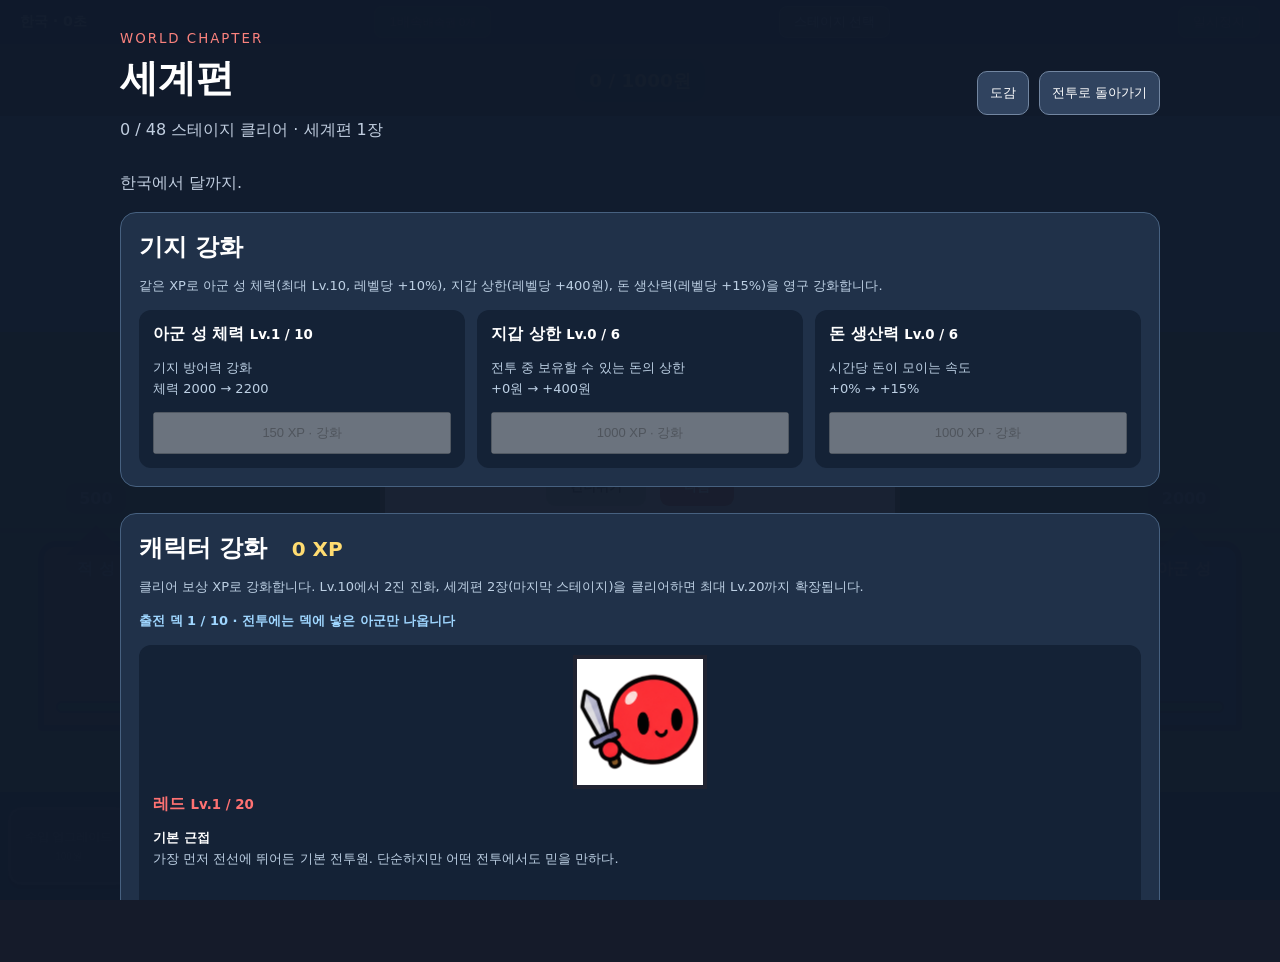
<file: index.html>
<!doctype html>
<html lang="ko">
<head><meta charset="utf-8"><meta name="viewport" content="width=device-width,initial-scale=1"><title>레드 · 세계편</title><meta http-equiv="refresh" content="0; url=red-battle-doge.html"></head>
<body><a href="red-battle-doge.html">레드 · 세계편 시작하기</a></body>
</html>
</file>
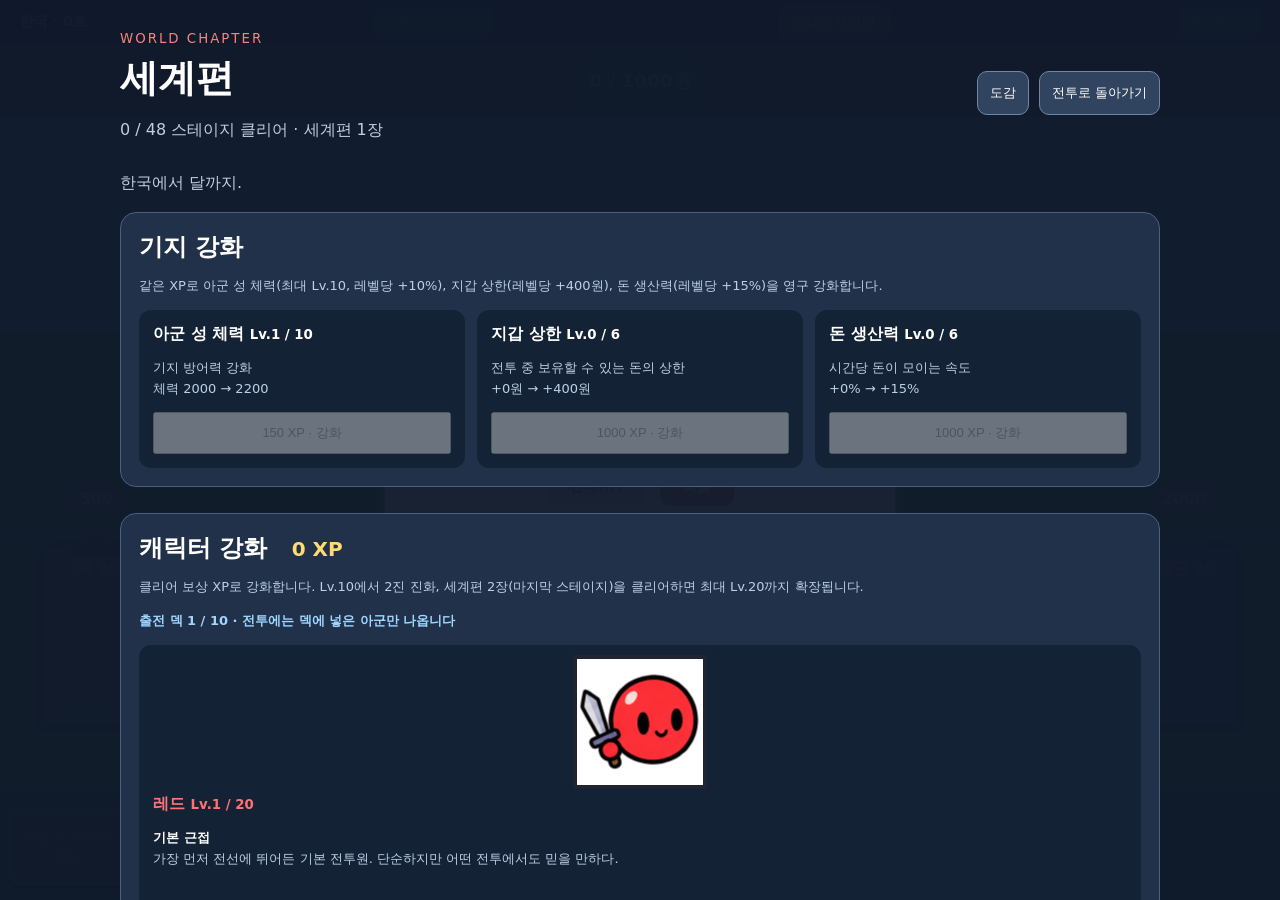
<file: red-battle-doge.html>
<!doctype html>
<html lang="ko">
<head><meta charset="utf-8"><meta name="viewport" content="width=device-width,initial-scale=1"><title>레드 · 세계편</title><link rel="stylesheet" href="style.css?v=19"></head>
<body>
<main id="game">
  <nav class="topline"><b id="timer">한국 · 0초</b><button id="speedBtn">1배속<small></small></button><button id="stagesBtn">스테이지 선택</button><button id="pauseBtn">일시정지</button></nav>
  <header class="hud"><div id="money">0원</div></header>
  <section id="field" aria-label="한국 전장"><div id="enemyBase" class="base enemy"><div id="enemyHp" class="base-hp">1000</div><b>적 성</b><span></span></div><div id="units"></div><div id="battleNotice" class="hidden" role="status"></div><div id="allyBase" class="base ally"><div id="allyHp" class="base-hp">2000</div><b>아군 성</b><span></span></div></section>
  <footer class="controls"><button id="incomeBtn" class="upgrade-btn">수입 업그레이드<br><small>100원</small></button><button id="spawnBtn" class="unit-btn"><i></i><strong>레드</strong><small>30원</small><em></em></button><button id="orangeBtn" class="unit-btn orange-btn"><i></i><strong>오렌지</strong><small>중국 클리어 시 해금</small><em></em></button><button id="yellowBtn" class="unit-btn yellow-btn"><i></i><strong>옐로우</strong><small>필리핀 클리어 시 해금</small><em></em></button><button id="greenBtn" class="unit-btn green-btn"><i></i><strong>그린</strong><small>일본 클리어 시 해금</small><em></em></button><button id="cyanBtn" class="unit-btn cyan-btn"><i></i><strong>시안</strong><small>클리어로 해금</small><em></em></button><button id="blueBtn" class="unit-btn blue-btn"><i></i><strong>블루</strong><small>클리어로 해금</small><em></em></button><button id="purpleBtn" class="unit-btn purple-btn"><i></i><strong>퍼플<span class="strong-icon btn-icon" title="엄청 강하다" aria-label="엄청 강하다"></span></strong><small>클리어로 해금</small><em></em></button><button id="pinkBtn" class="unit-btn pink-btn"><i></i><strong>핑크</strong><small>브라질 클리어 시 해금</small><em></em></button><button id="crimsonBtn" class="unit-btn crimson-btn"><i></i><strong>크림슨</strong><small>클리어로 해금</small><em></em></button><button id="goldBtn" class="unit-btn gold-btn"><i></i><strong>골드</strong><small>클리어로 해금</small><em></em></button><button id="ivoryBtn" class="unit-btn ivory-btn"><i></i><strong>아이보리<span class="slow-icon btn-icon" title="둔화" aria-label="둔화"></span></strong><small>클리어로 해금</small><em></em></button><button id="chartreuseBtn" class="unit-btn chartreuse-btn"><i></i><strong>샤르트뢰즈</strong><small>클리어로 해금</small><em></em></button><button id="mintBtn" class="unit-btn mint-btn"><i></i><strong>민트<span class="freeze-icon btn-icon" title="정지" aria-label="정지"></span></strong><small>클리어로 해금</small><em></em></button><button id="azureBtn" class="unit-btn azure-btn"><i></i><strong>애저</strong><small>클리어로 해금</small><em></em></button><button id="crystalBtn" class="unit-btn crystal-btn"><i></i><strong>크리스탈<span class="crit-icon btn-icon" title="치명타" aria-label="치명타"></span></strong><small>클리어로 해금</small><em></em></button><button id="lavenderBtn" class="unit-btn lavender-btn"><i></i><strong>라벤더<span class="weaken-icon btn-icon" title="약화" aria-label="약화"></span></strong><small>클리어로 해금</small><em></em></button><button id="salmonBtn" class="unit-btn salmon-btn"><i></i><strong>살몬<span class="pull-icon btn-icon" title="끌어오기" aria-label="끌어오기"></span></strong><small>클리어로 해금</small><em></em></button><button id="raspberryBtn" class="unit-btn raspberry-btn"><i></i><strong>라즈베리</strong><small>클리어로 해금</small><em></em></button></footer>
  <div id="tutorial" class="overlay"><div id="shade"></div><div class="speech"><small>첫 전투 가이드</small><p id="tutorialText"></p><button id="skipBtn">건너뛰기</button> <button id="nextBtn">다음</button></div></div>
  <div id="pauseNotice" class="hidden">일시정지 중</div>
  <div id="result" class="overlay hidden"><div class="result-card"><h1 id="resultTitle"></h1><p id="resultDetail"></p><button id="nextStageBtn">다음 스테이지</button> <button id="restartBtn">다시하기</button> <button id="resultStagesBtn">스테이지 선택</button></div></div>
<section id="stageMenu" class="overlay hidden"><div class="stage-panel"><div class="stage-heading"><div><small>WORLD CHAPTER</small><h1>세계편</h1><p id="progressText"></p></div><div class="stage-heading-actions"><button id="codexBtn">도감</button><button id="resumeBtn">전투로 돌아가기</button></div></div><p class="stage-intro">한국에서 달까지.</p><section class="training"><h2>기지 강화</h2><p>같은 XP로 아군 성 체력(최대 Lv.10, 레벨당 +10%), 지갑 상한(레벨당 +400원), 돈 생산력(레벨당 +15%)을 영구 강화합니다.</p><div id="baseGrid"></div></section><section class="training"><h2>캐릭터 강화 <small id="xpText"></small></h2><p>클리어 보상 XP로 강화합니다. Lv.10에서 2진 진화, 세계편 2장(마지막 스테이지)을 클리어하면 최대 Lv.20까지 확장됩니다.</p><p id="deckText"></p><div id="trainingGrid"></div><p id="lockedNote"></p><p id="saveWarning" role="status"></p></section><section class="training"><h2>스페셜 스테이지 · 광속 전사 <small id="speedText"></small></h2><p id="specialNote"></p><div id="specialGrid" class="special-grid"></div></section><div class="codex-tabs"><button id="chapter1Tab" class="codex-tab active">세계편 1장</button><button id="chapter2Tab" class="codex-tab">세계편 2장</button></div><p id="chapterNote" class="stage-intro"></p><div id="stageGrid"></div><p class="stage-note">스테이지 순서는 냥코 세계편 기준입니다. 적 종류는 세계편 1장 지역별 구성을 참고합니다. 출현 시간·보스 조건·전투 수치는 프로토타입 전용입니다. 진행도는 이 브라우저에 저장됩니다.</p></div></section>
<section id="codexMenu" class="overlay hidden"><div class="codex-panel"><div class="codex-heading"><h1>도감</h1><div class="codex-tabs"><button id="codexAllyTab" class="codex-tab active">아군 도감</button><button id="codexEnemyTab" class="codex-tab">적 도감</button></div><button id="codexCloseBtn">닫기</button></div><div class="codex-body"><div class="codex-preview"><div id="codexPreviewStage" class="codex-preview-stage"></div><button id="codexEvolveToggle" class="codex-evolve-toggle hidden">2진 진화 보기</button></div><div class="codex-info"><h2 id="codexName"></h2><p id="codexRole" class="codex-role"></p><p id="codexDesc" class="codex-desc"></p><dl id="codexStats" class="codex-stats"></dl></div></div><div id="codexGrid" class="codex-grid"></div></div></section>
</main><script src="game.js?v=35"></script>
</body></html>
</file>
<file: style.css>
*{box-sizing:border-box}body{margin:0;background:#151b2a;color:#fff;font-family:system-ui,sans-serif;overflow:hidden}#game{height:100vh;min-height:560px;background:#7ac7f1}.hud{height:12%;min-height:70px;display:flex;align-items:center;justify-content:space-around;background:#14213dcc;position:relative;z-index:4;font-weight:800}.hud div{padding:9px 14px;border-radius:12px;background:#0004}.hud #money{color:#ffe46b;font-size:1.15rem}#field{height:70%;position:relative;overflow:hidden;background:linear-gradient(#84cef3 0 32%,#8fca52 32% 100%)}#field:after{content:"";position:absolute;left:0;right:0;top:61%;height:5px;background:#7a9e40;box-shadow:0 14px #9dc45f}.base{position:absolute;bottom:9%;width:115px;height:190px;border:6px solid #5a3925;border-radius:18px 18px 4px 4px;z-index:2;display:flex;flex-direction:column;justify-content:space-between;align-items:center;padding:12px;background:#b77845}.base:before{content:"";position:absolute;top:-52px;border:30px solid transparent;border-bottom-color:#874d35}.base span{width:100%;height:12px;background:#35c85a;border:2px solid #222;border-radius:7px}.base-hp{position:absolute;top:-64px;left:50%;transform:translateX(-50%);padding:6px 14px;border-radius:10px;background:#0004;font-weight:800;white-space:nowrap;z-index:3}.enemy{left:3%}.ally{right:3%;background:#607fa7}.ally:before{border-bottom-color:#46678b}.unit{position:absolute;bottom:15%;width:42px;height:42px;border-radius:50%;z-index:3;transition:transform .12s;transform:scale(var(--sprite-scale,1));transform-origin:50% 100%}.red{background:#ed3d45;border:4px solid #9c1e29}.dog{background:#e9e5db;border:4px solid #635f57;border-radius:45% 45% 40% 40%}.dog:before,.dog:after{content:"";position:absolute;width:13px;height:18px;background:#635f57;top:-13px;border-radius:80% 20%}.dog:before{left:2px;transform:rotate(-28deg)}.dog:after{right:2px;transform:rotate(28deg)}.unit .bar{position:absolute;top:-13px;left:-5px;width:44px;height:6px;background:#411;border:1px solid #111}.unit .bar i{display:block;height:100%;background:#4be35c}.hit{transform:scale(1.26)!important}.controls{height:18%;min-height:100px;background:#172033;display:flex;justify-content:center;align-items:center;gap:25px;position:relative;z-index:4}.controls button{position:relative;width:190px;height:74px;border:3px solid #cdb86b;border-radius:14px;background:#314362;color:#fff;font-weight:800;cursor:pointer;box-shadow:0 4px #101522}.controls button:disabled{filter:grayscale(1) brightness(.55);cursor:not-allowed}.unit-btn i{display:inline-block;width:18px;height:18px;border-radius:50%;background:#e93642;vertical-align:middle;margin-right:5px}.unit-btn small,.upgrade-btn small{display:block;color:#ffe46b}.unit-btn em{display:none;position:absolute;inset:0;background:#0009;transform-origin:bottom}.overlay{position:absolute;inset:0;z-index:10;display:flex;align-items:center;justify-content:center}.hidden{display:none}.overlay #shade{position:absolute;inset:0;background:#0009}.speech{position:relative;width:min(520px,85%);padding:25px;background:#f8f1dc;color:#28221d;border:5px solid #835e35;border-radius:18px;font-size:1.25rem;text-align:center}.speech button,.result-card button{padding:10px 24px;border:0;border-radius:9px;background:#e86e44;color:white;font-weight:800;cursor:pointer}.result-card{text-align:center;padding:45px;background:#f8f1dc;color:#2c2730;border-radius:22px;border:6px solid #8b6439}.tutorial-target{z-index:12!important;outline:5px solid #ffe568;animation:pulse .8s infinite}@keyframes pulse{50%{outline-offset:8px}}@media(max-width:700px){.hud{font-size:.73rem;gap:3px}.hud div{padding:5px}.base{transform:scale(.72)}.controls{gap:8px}.controls button{width:45%;font-size:.75rem}}

/* Tutorial highlighting must escape ancestor stacking contexts. */
#tutorial { pointer-events:none; }
.speech { pointer-events:auto; }
#game.guiding .hud,#game.guiding .controls { z-index:auto; }
.tutorial-target { position:relative; box-shadow:0 0 0 9999px transparent; }
.base.tutorial-target { position:absolute; }
#result { background:#0009; pointer-events:auto; z-index:30; }
#game { height:100dvh; min-height:420px; display:flex; flex-direction:column; position:relative; }
body { overflow:auto; }
.topline { height:44px; flex-shrink:0; display:flex; align-items:center; justify-content:space-between; padding:0 20px; background:#101a2c; font-size:14px; }
.topline span { color:#b8c9dd; }
.topline button { background:#30445f; color:white; border:1px solid #657a93; border-radius:8px; padding:6px 14px; cursor:pointer; }
.topline button:disabled { opacity:.4; }
.hud { flex:0 0 72px; }
#field { flex:1; min-height:180px; height:auto; }
.controls { flex:0 0 106px; }
#pauseNotice { position:absolute; top:45%; left:50%; transform:translate(-50%,-50%); background:#132139ed; border:2px solid #9bb3cc; padding:18px 30px; border-radius:14px; z-index:8; }
.speech { box-shadow:0 10px 40px #0005; font-size:1rem; padding:20px; }
.speech small { color:#916339; font-weight:800; }
#skipBtn { background:#d8c9ab; color:#574935; margin-right:8px; }
@media(max-width:700px) { .topline {padding:0 10px;} .topline span {display:none;} .hud {flex-wrap:wrap; flex-basis:76px;} .hud div {min-width:43%; text-align:center;} .base {width:80px;height:140px;} .speech {max-width:360px;} .base-hp {top:-46px;font-size:.8rem;padding:4px 9px;} }
@media(max-height:500px) { .base {height:105px;} .speech {padding:10px;max-width:440px;} .speech p {margin:8px 0;} .hud {flex-basis:54px;min-height:54px;} .controls {flex-basis:84px;min-height:84px;} .base-hp {top:-34px;font-size:.72rem;padding:3px 7px;} }

/* Preserve source pixels; crop the supplied atlas with CSS, no redraw. */
.unit.dog {background:none;border:0;border-radius:0;width:42px;height:42px;}
.unit.dog::before,.unit.dog::after {content:none;}
.dog-sprite {position:absolute;width:50px;height:56px;left:-4px;bottom:0;background-image:url("assets/dog_atlas.png");background-repeat:no-repeat;image-rendering:pixelated;z-index:1;}
.dog-shadow {position:absolute;width:41px;height:3px;left:0;bottom:-2px;background-image:url("assets/dog_atlas.png");background-position:-83px -207px;background-repeat:no-repeat;opacity:.65;}
.unit.dog .bar {top:-25px;}
.unit.dog.hit {transform:none!important;}

#stageMenu{z-index:40;pointer-events:auto;background:#101b2cf5;overflow:auto;align-items:flex-start;padding:28px 20px;}
#stageMenu.hidden{display:none;}
.stage-panel{width:min(1040px,100%);margin:auto;}
.stage-heading{display:flex;align-items:center;justify-content:space-between;gap:16px;}
.stage-heading h1{font-size:38px;margin:6px 0;}.stage-heading small{color:#fa827d;letter-spacing:2px;}.stage-heading p,.stage-intro{color:#c1cee0;}
.stage-heading button{background:#30435f;color:white;border:1px solid #7286a1;border-radius:10px;padding:12px;cursor:pointer;}
#stageGrid{display:grid;grid-template-columns:repeat(auto-fill,minmax(90px,1fr));gap:8px;margin-top:24px;}
.stage-card{text-align:center;color:#f0f4ff;background:#20314a;border:1px solid #4d6685;border-radius:14px;padding:10px 4px;cursor:pointer;}
.stage-card:hover:not(:disabled){background:#304965;border-color:#ffbd83;}.stage-card:focus-visible{outline:3px solid #ffce80;}
.stage-card strong{display:block;font-size:13px;font-weight:700;white-space:nowrap;overflow:hidden;text-overflow:ellipsis;}.stage-card small{display:block;color:#9de1b9;font-size:11px;margin-top:2px;}
.stage-card:disabled{opacity:.4;cursor:not-allowed;}.stage-card.cleared{border-color:#6dc69d;background:#1e3a2c;}.stage-note{font-size:12px;color:#93a7bf;line-height:1.7;margin-top:22px;}
@media(max-width:800px){#stageGrid{grid-template-columns:repeat(auto-fill,minmax(76px,1fr));}#stageMenu{padding:18px 12px;}.stage-heading h1{font-size:28px;}}

.unit.snache{background:none;border:0;border-radius:0;width:42px;height:42px;}
.snache .dog-sprite{background-image:url("assets/snache_dog-sprite.png");}
.snache .dog-shadow{background-image:url("assets/snache_dog-sprite.png");background-position:-5px -191px;width:43px;height:4px;}
.unit.snache .bar{top:-27px;}
.unit.snache.hit{transform:none!important;}

.unit.guys,.unit.hippo{background:none;border:0;border-radius:0;width:42px;height:42px;}
.guys .dog-sprite{background-image:url("assets/guys_dog-sprite.png");}
.hippo .dog-sprite{background-image:url("assets/hippo_dog-sprite.png");}
.guys .dog-shadow{background-image:url("assets/guys_dog-sprite.png");background-position:-101px -220px;width:42px;height:3px;left:0;transform:scaleX(1);}
.hippo .dog-shadow{background-image:url("assets/hippo_dog-sprite.png");background-position:-170px -241px;width:79px;height:3px;left:-18px;}
.unit.guys .bar{top:-16px;}.unit.hippo .bar{top:-59px;width:68px;left:-13px;}
.unit.guys.hit,.unit.hippo.hit{transform:none!important;}
#battleNotice{position:absolute;top:12%;left:50%;transform:translateX(-50%);padding:12px 24px;border:2px solid #ffd68b;border-radius:12px;background:#7f2931ec;color:#fff3d6;font-weight:900;z-index:6;white-space:nowrap;}

.unit.knocked-back{transition:none;}
.unit.knocked-back .dog-sprite{rotate:-8deg;}
.unit.knocked-back .ally-sprite{rotate:28deg;transform-origin:50% 85%;}.unit.damage-flash{filter:brightness(1.6);}.unit.defeated{pointer-events:none;}.unit.defeated .bar{display:none;}

.unit.pigge{background:none;border:0;border-radius:0;}
.pigge .dog-sprite{background-image:url("assets/pigge_dog-sprite.png");}
.pigge .dog-shadow{background-image:url("assets/pigge_dog-sprite.png");background-position:-128px -235px;width:73px;height:4px;left:-12px;}
.unit.pigge .bar{top:-27px;width:66px;left:-12px;}

.unit.orange{background:#ff931f;border:4px solid #ba570c;box-shadow:inset -4px -5px #df751a;}
.unit.orange:after{content:'';position:absolute;width:14px;height:8px;background:#69a83a;border:2px solid #43752c;border-radius:90% 0;top:-10px;left:18px;transform:rotate(-20deg);}
.orange-btn i{background:#ff931f;}.controls{gap:14px;padding:0 12px;}.controls button{width:min(190px,31%);}
.juice-projectile{position:absolute;bottom:15%;width:16px;height:16px;border:2px solid #ffe099;border-radius:50%;background:#ff981a;box-shadow:0 0 9px #ffc65a;z-index:5;pointer-events:none;}
.juice-splash{position:absolute;bottom:15%;height:48px;border-radius:50%;border:3px dashed #ffb02e;background:#ffb32e55;transform:translateX(-50%);z-index:5;pointer-events:none;}
@media(max-width:700px){.controls{gap:6px;padding:0 6px;}.controls button{font-size:.7rem;}}

.unit.yellow{background:#ffe143;border:5px solid #b99113;box-shadow:inset -4px -5px #e6bf28;}
.unit.yellow:after{content:'ϟ';position:absolute;bottom:-2px;left:11px;font-size:16px;font-weight:900;color:#8d6a12;}
.yellow-btn i{background:#ffe143;}.controls button{width:min(190px,24%);}
.electric-bolt{position:absolute;bottom:15%;font-size:52px;line-height:1;color:#fff9a4;text-shadow:0 0 5px #ffe23b,0 0 12px #ffaa00;transform:translateX(-50%);z-index:5;pointer-events:none;}
@media(max-width:480px){.controls{gap:4px;}.controls button{font-size:.65rem;padding:4px;}.unit-btn i{width:12px;height:12px;margin-right:2px;}}

.unit.green{background:#58c66d;border:4px solid #287e40;box-shadow:inset -4px -5px #3a9e51;}.green-btn i{background:#58c66d;}
.boomerang{position:absolute;bottom:15%;width:22px;height:22px;border-left:7px solid #b2f475;border-bottom:7px solid #4b962e;border-radius:3px;z-index:5;pointer-events:none;}
.controls{display:grid;grid-template-columns:repeat(5,minmax(0,190px));gap:8px;}.controls button{width:100%;min-width:0;}
@media(max-width:600px){.controls{gap:4px;padding:0 4px;}.controls button{font-size:.62rem;padding:3px;}.unit-btn i{display:none;}}

.training{background:#203149;border:1px solid #476180;border-radius:16px;padding:18px;margin:18px 0 26px}.training h2{margin:0}.training h2 small{color:#ffdc71;margin-left:16px}.training p{color:#bdd0e4;font-size:13px;line-height:1.6}#trainingGrid{display:grid;grid-template-columns:repeat(4,1fr);gap:12px}.training-card{background:#142236;padding:14px;border-radius:12px}.training-card h3{font-size:16px;margin:0}.training-card button{width:100%;font-size:13px;padding:10px}.training-card button+button{margin-top:6px}.deck-btn.active{background:#3a6b4a;border:1px solid #6fcf8f}#deckText{color:#9fd6ff;font-weight:700}#saveWarning{color:#ffbd7b}@media(max-width:700px){#trainingGrid{grid-template-columns:repeat(2,1fr)}}

.unit.ally-art{background:none;border:0;box-shadow:none}.ally-sprite,.ally-shadow{position:absolute;width:77.6125px;height:77.6125px;left:-18px;bottom:-3px;background-image:url(assets/ally_atlas.png);background-size:620.9px 310.45px;background-repeat:no-repeat;pointer-events:none}.ally-sprite{z-index:1}.ally-shadow{z-index:0}

/* Seven allies: compact cards, two rows on narrow screens. */
.controls{grid-template-columns:repeat(10,minmax(0,1fr));gap:6px;padding:8px;flex-basis:108px}.controls button{font-size:12px;padding:5px;height:78px}.controls strong{display:block}.controls small{font-size:10px;line-height:1.4;margin-top:4px}.unit-btn i{margin:0}
#trainingGrid{grid-template-columns:repeat(auto-fit,minmax(200px,1fr))}
.cyan-btn i{background:#24d7ed}.blue-btn i{background:#3680ff}.purple-btn i{background:#aa5bea}
.unit.cyan .ally-sprite{filter:hue-rotate(155deg)}.unit.blue .ally-sprite{filter:hue-rotate(220deg)}.unit.purple .ally-sprite{filter:hue-rotate(250deg)}
.cyan-shot{background:#48e6ff;border-color:#defcff;box-shadow:0 0 14px #20d7ff;width:24px;height:12px;border-radius:12px}.cyan-splash{border-color:#50e8ff;background:#29d9ff55;height:65px}
.purple-shot{background:#b353e5;border-color:#e8b8ff;box-shadow:0 0 12px #b958f1}.purple-splash{border-color:#d684ff;background:#a54cdb55}
.unit.ally-art:after{content:none}
@media(max-width:800px){.controls{grid-template-columns:repeat(4,minmax(0,1fr));grid-template-rows:repeat(2,62px);flex-basis:142px;gap:5px}.controls button{height:62px;font-size:11px}#trainingGrid{grid-template-columns:repeat(2,minmax(0,1fr))}.training-card{padding:10px}.training-card h3{font-size:14px}}
.unit.peng{background:none;border:0}.peng .dog-sprite{background-image:url(assets/peng_dog-sprite.png)}.peng .dog-shadow{background-image:none;background:#2228;border-radius:50%;width:46px;height:4px;left:-2px}.unit.peng .bar{top:-30px}
.unit.gory{background:none;border:0}.gory .dog-sprite{background-image:url(assets/gory_dog-sprite.png)}.gory .dog-shadow{background-image:none;background:#2228;border-radius:50%;width:46px;height:4px;left:-2px}.unit.gory .bar{top:-30px}
.unit.baa{background:none;border:0}.baa .dog-sprite{background-image:url(assets/baa_dog-sprite.png)}.baa .dog-shadow{background-image:none;background:#2228;border-radius:50%;width:46px;height:4px;left:-2px}.unit.baa .bar{top:-30px}
.unit.seal{background:none;border:0}.seal .dog-sprite{background-image:url(assets/seal_dog-sprite.png)}.seal .dog-shadow{background-image:none;background:#2228;border-radius:50%;width:46px;height:4px;left:-2px}.unit.seal .bar{top:-30px}
.unit.croco{background:none;border:0}.croco .dog-sprite{background-image:url(assets/croco_dog-sprite.png)}.croco .dog-shadow{background-image:none;background:#2228;border-radius:50%;width:46px;height:4px;left:-2px}.unit.croco .bar{top:-30px}
.boomerang{width:38px;height:38px;border:0;border-radius:0;background:url(assets/boomerang.png) center/contain no-repeat;}

/* Dedicated simple character sheets for Cyan and Blue. */
.unit.cyan .ally-sprite{width:77.6125px;height:77.6125px;left:-18px;bottom:-3px;background-size:620.9px 77.6125px;background-repeat:no-repeat;filter:none;background-image:url(assets/unitcyan_ally-sprite.png)}
.unit.blue .ally-sprite{width:77.6125px;height:77.6125px;left:-18px;bottom:-3px;background-size:620.9px 77.6125px;background-repeat:no-repeat;filter:none;background-image:url(assets/unitblue_ally-sprite.png)}


.unit.leboin{background:none;border:0;border-radius:0;width:58px;height:58px}
.leboin .dog-sprite{background-image:url("assets/leboin_dog-sprite.png")}
.leboin .dog-shadow{background:none;width:76px;height:10px;left:-9px;bottom:-3px;border-radius:50%;background:#0005}
.dog-sprite-legs{position:absolute;background-repeat:no-repeat;image-rendering:pixelated;z-index:1}
.leboin .dog-sprite-legs{background-image:url("assets/leboin_dog-sprite.png")}
.dog-sprite-body{position:absolute;display:none;background-repeat:no-repeat;image-rendering:pixelated;z-index:1}.leboin .dog-sprite-body{background-image:url("assets/leboin_dog-sprite.png")}
.bear .dog-sprite-legs{background-image:url("assets/bear_sheet.png")}
.unit.leboin .bar{top:-24px;width:76px;left:-9px}
.ability-icon{width:25px;height:25px;vertical-align:middle;margin-right:6px;border-radius:5px}
.ability-label{display:inline-flex;align-items:center;color:#ffe98e;font-weight:800}
.strong-icon{display:inline-block;background:url("assets/ability_icon.png") center/contain no-repeat}
.freeze-icon,.slow-icon,.weaken-icon,.crit-icon,.pull-icon{display:inline-block;background:url(assets/freeze_icon.png) center/contain no-repeat}
.slow-icon{background-image:url(assets/slow_icon.svg?v=2)}
.weaken-icon{background-image:url(assets/weaken_icon.svg?v=2)}
.crit-icon{background-image:url(assets/crit_icon.svg?v=2)}
.pull-icon{background-image:url(assets/pull_icon.svg?v=2)}
.status-badges{position:absolute;display:flex;gap:2px;top:-30px;left:50%;transform:translateX(-50%);z-index:5;pointer-events:none}
.status-badges>span{display:none;width:16px;height:16px}
.unit.frozen .st-freeze,.unit.slowed .st-slow,.unit.weakened .st-weaken,.unit.crit-hit .st-crit,.unit.pulled .st-pull{display:inline-block}
.unit.crit-hit .st-crit,.unit.pulled .st-pull{animation:statusPop .6s ease-out}
@keyframes statusPop{0%{transform:scale(1.8)}35%{transform:scale(1)}}
.title-icon{width:25px;height:25px;margin-left:7px;vertical-align:-6px}
.btn-icon{width:17px;height:17px;margin-left:4px;vertical-align:-3px}
#lockedNote{margin:12px 0 0;color:#9fb0c8;font-size:14px}

.boss-wave{position:absolute;left:7%;bottom:13%;width:64px;height:64px;border:0;border-radius:50%;z-index:18;pointer-events:none;background:url(assets/boss_wave.png) center/contain no-repeat;animation:bossWave .8s ease-out forwards;mix-blend-mode:multiply}
#field.boss-shake{animation:bossShake .42s linear}
.boss-knocked .ally-sprite{rotate:28deg;transform-origin:50% 85%}
.pink-btn i{background:#ff73b8}.unit.pink .ally-sprite{filter:hue-rotate(305deg) saturate(1.25) brightness(1.12)}
.crimson-btn i{background:#dc143c}.gold-btn i{background:#ffd700}.ivory-btn i{background:#e8dfc0}.chartreuse-btn i{background:#7fff00}.mint-btn i{background:#98ff98}.azure-btn i{background:#007fff}.crystal-btn i{background:#ace5ee}.lavender-btn i{background:#b57edc}.salmon-btn i{background:#fa8072}.raspberry-btn i{background:#e30b5c}
.pink-ribbon{position:absolute;z-index:5;left:25px;bottom:30px;width:13px;height:13px;pointer-events:none;filter:drop-shadow(0 1px 0 #a72c69);transform-origin:50% 80%;animation:ribbonWalk .48s ease-in-out infinite alternate}
.pink-ribbon:before,.pink-ribbon:after{content:"";position:absolute;top:1px;width:9px;height:10px;background:#f42f91;border:2px solid #8f245c;border-radius:70% 25% 65% 30%}
.pink-ribbon:before{right:6px;rotate:-25deg}.pink-ribbon:after{left:6px;rotate:25deg;scale:-1 1}
.pink-ribbon i{position:absolute;z-index:2;left:4px;top:4px;width:7px;height:7px;background:#ff8fc5;border:2px solid #8f245c;border-radius:50%;box-sizing:border-box}
.unit.pink[data-animation="attack"] .pink-ribbon{animation:ribbonAttack .2s ease-in-out infinite alternate}.unit.pink[data-animation="hurt"] .pink-ribbon,.unit.pink.knocked-back .pink-ribbon,.unit.pink.boss-knocked .pink-ribbon{animation:none;rotate:32deg;translate:3px 2px}
@keyframes ribbonWalk{from{translate:0 0;rotate:-3deg}to{translate:0 -2px;rotate:4deg}}@keyframes ribbonAttack{from{rotate:-10deg;translate:-1px 0}to{rotate:18deg;translate:2px -1px}}
.unit.evolved .ally-sprite,.unit.evolved .ally-shadow{display:none}
.evolved-sprite{position:absolute;z-index:2;left:-61.3px;bottom:-3px;width:164.5714px;height:96px;background-image:url(assets/evolved_sheet.png?v=2);background-size:1152px 768px;background-repeat:no-repeat;pointer-events:none}
.unit.knocked-back .evolved-sprite{rotate:28deg;transform-origin:50% 85%}
.unit.evolved .evolved-sprite{transform:scaleX(-1)}
.profile-icon{position:relative;width:112px;height:82px;margin:0 auto 9px;overflow:hidden;background:#fff;border:4px solid #202331;box-shadow:inset 0 0 10px #0002}.profile-head{position:absolute;left:20px;bottom:-19px;width:72px;height:72px;border:5px solid #282631;border-radius:50%;background:var(--profile-color)}.profile-head:before,.profile-head:after{content:"";position:absolute;top:23px;width:7px;height:10px;background:#20212b;border-radius:50%}.profile-head:before{left:18px}.profile-head:after{right:18px}.profile-mouth{position:absolute;z-index:2;left:49px;top:50px;width:15px;height:9px;border:0 solid #20212b;border-left-width:3px;border-right-width:3px;border-bottom-width:3px;border-radius:0 0 12px 12px}.profile-ribbon{position:absolute;z-index:3;left:72px;top:7px;width:15px;height:15px;background:#ff8fc5;border:3px solid #8f245c;border-radius:50%}.profile-ribbon:before,.profile-ribbon:after{content:"";position:absolute;top:-3px;width:13px;height:15px;background:#f42f91;border:3px solid #8f245c;border-radius:70% 25%}.profile-ribbon:before{right:8px;rotate:-24deg}.profile-ribbon:after{left:8px;rotate:24deg}.profile-icon.evolved .profile-head{left:35px;bottom:25px;width:43px;height:43px}.profile-icon.evolved .profile-head:before,.profile-icon.evolved .profile-head:after{top:12px}.profile-icon.evolved .profile-head:before{left:10px}.profile-icon.evolved .profile-head:after{right:10px}.profile-icon.evolved .profile-mouth{left:50px;top:39px}.profile-body{display:none}.profile-icon.evolved .profile-body{display:block;position:absolute;left:51px;top:53px;width:11px;height:40px;border-radius:8px;background:var(--profile-color)}.profile-icon.evolved .profile-body:before,.profile-icon.evolved .profile-body:after{content:"";position:absolute;top:5px;width:10px;height:38px;border-radius:7px;background:var(--profile-color);transform-origin:50% 3px}.profile-icon.evolved .profile-body:before{rotate:55deg}.profile-icon.evolved .profile-body:after{rotate:-55deg}.profile-copy{min-height:60px;font-size:12px;line-height:1.45;color:#dbe7f4}.profile-copy strong{color:#fff}
.generated-profile{width:126px;height:126px;margin:0 auto 9px;outline:4px solid #202331;background-color:#fff;background-repeat:no-repeat;background-size:400% 400%}
@keyframes bossWave{0%{scale:.15;opacity:.95}55%{opacity:.8}100%{scale:13;opacity:0}}
@keyframes bossShake{0%,100%{translate:0 0}20%{translate:7px -3px}40%{translate:-6px 2px}60%{translate:5px 1px}80%{translate:-3px -2px}}

#codexMenu{z-index:41;pointer-events:auto;background:#101b2cf5;overflow:auto;align-items:flex-start;padding:28px 20px;}
#codexMenu.hidden{display:none;}
.codex-panel{width:min(900px,100%);margin:auto;}
.codex-heading{display:flex;align-items:center;justify-content:space-between;gap:16px;flex-wrap:wrap;}
.codex-heading h1{font-size:32px;margin:6px 0;}
.codex-tabs{display:flex;gap:8px;}
.codex-tab{background:#233149;color:#b9c8dd;border:1px solid #4d6685;border-radius:10px;padding:9px 18px;cursor:pointer;font-weight:800;}
.codex-tab.active{background:#e86e44;color:#fff;border-color:#e86e44;}
.codex-heading>button:last-child{background:#30435f;color:white;border:1px solid #7286a1;border-radius:10px;padding:12px;cursor:pointer;}
.codex-body{display:flex;gap:20px;margin-top:20px;flex-wrap:wrap;}
.codex-preview{flex:0 0 300px;}
.codex-preview-stage{position:relative;height:260px;border-radius:16px;background:linear-gradient(#2a3a55 0 60%,#233149 60% 100%);overflow:hidden;border:1px solid #445b7c;}
.codex-preview-stage .unit{left:50%;bottom:18%;transform:translateX(-50%) scale(2.6);transform-origin:50% 100%;transition:none;}
.codex-preview-stage .unit .bar{display:none;}
.codex-evolve-toggle{margin-top:10px;width:100%;background:#30435f;color:#fff;border:1px solid #7286a1;border-radius:10px;padding:10px;cursor:pointer;font-weight:800;}
.codex-evolve-toggle.hidden{display:none;}
.codex-info{flex:1 1 260px;min-width:240px;}
.codex-info h2{margin:0 0 4px;font-size:24px;}
.codex-role{color:#fa9b6a;font-weight:700;margin:0 0 10px;}
.codex-desc{color:#d5deee;line-height:1.6;margin:0 0 14px;}
.codex-stats{display:grid;grid-template-columns:auto 1fr;gap:6px 14px;font-size:14px;}
.codex-stats dt{color:#8fa3bf;}
.codex-stats dd{margin:0;color:#f0f4ff;font-weight:700;}
.codex-grid{display:grid;grid-template-columns:repeat(auto-fill,minmax(78px,1fr));gap:8px;margin-top:24px;}
.codex-card{text-align:center;color:#f0f4ff;background:#20314a;border:1px solid #4d6685;border-radius:12px;padding:8px 4px;cursor:pointer;font-size:12px;}
.codex-card:hover{background:#304965;border-color:#ffbd83;}
.codex-card.active{border-color:#ffce80;background:#33465f;}
@media(max-width:700px){.codex-body{flex-direction:column;}.codex-preview{flex-basis:auto;}}
.stage-heading-actions{display:flex;gap:10px;flex-wrap:wrap;}

.form-btn{background:#2f4a6b;border:1px solid #6fa3d8}
#baseGrid{display:grid;grid-template-columns:repeat(3,1fr);gap:12px}@media(max-width:700px){#baseGrid{grid-template-columns:1fr}}
.special-grid{display:grid;grid-template-columns:repeat(5,1fr);gap:8px}.special-grid .stage-card small{display:block;color:#ffdc71}@media(max-width:700px){.special-grid{grid-template-columns:repeat(2,1fr)}}
/* Large-enemy size boost (ENEMY_SIZE in game.js); the HP bar and freeze badge keep their normal size. */
.unit{scale:var(--enemy-size,1)}.unit .bar,.unit .freeze-badge{scale:calc(1 / var(--enemy-size,1))}
</file>
